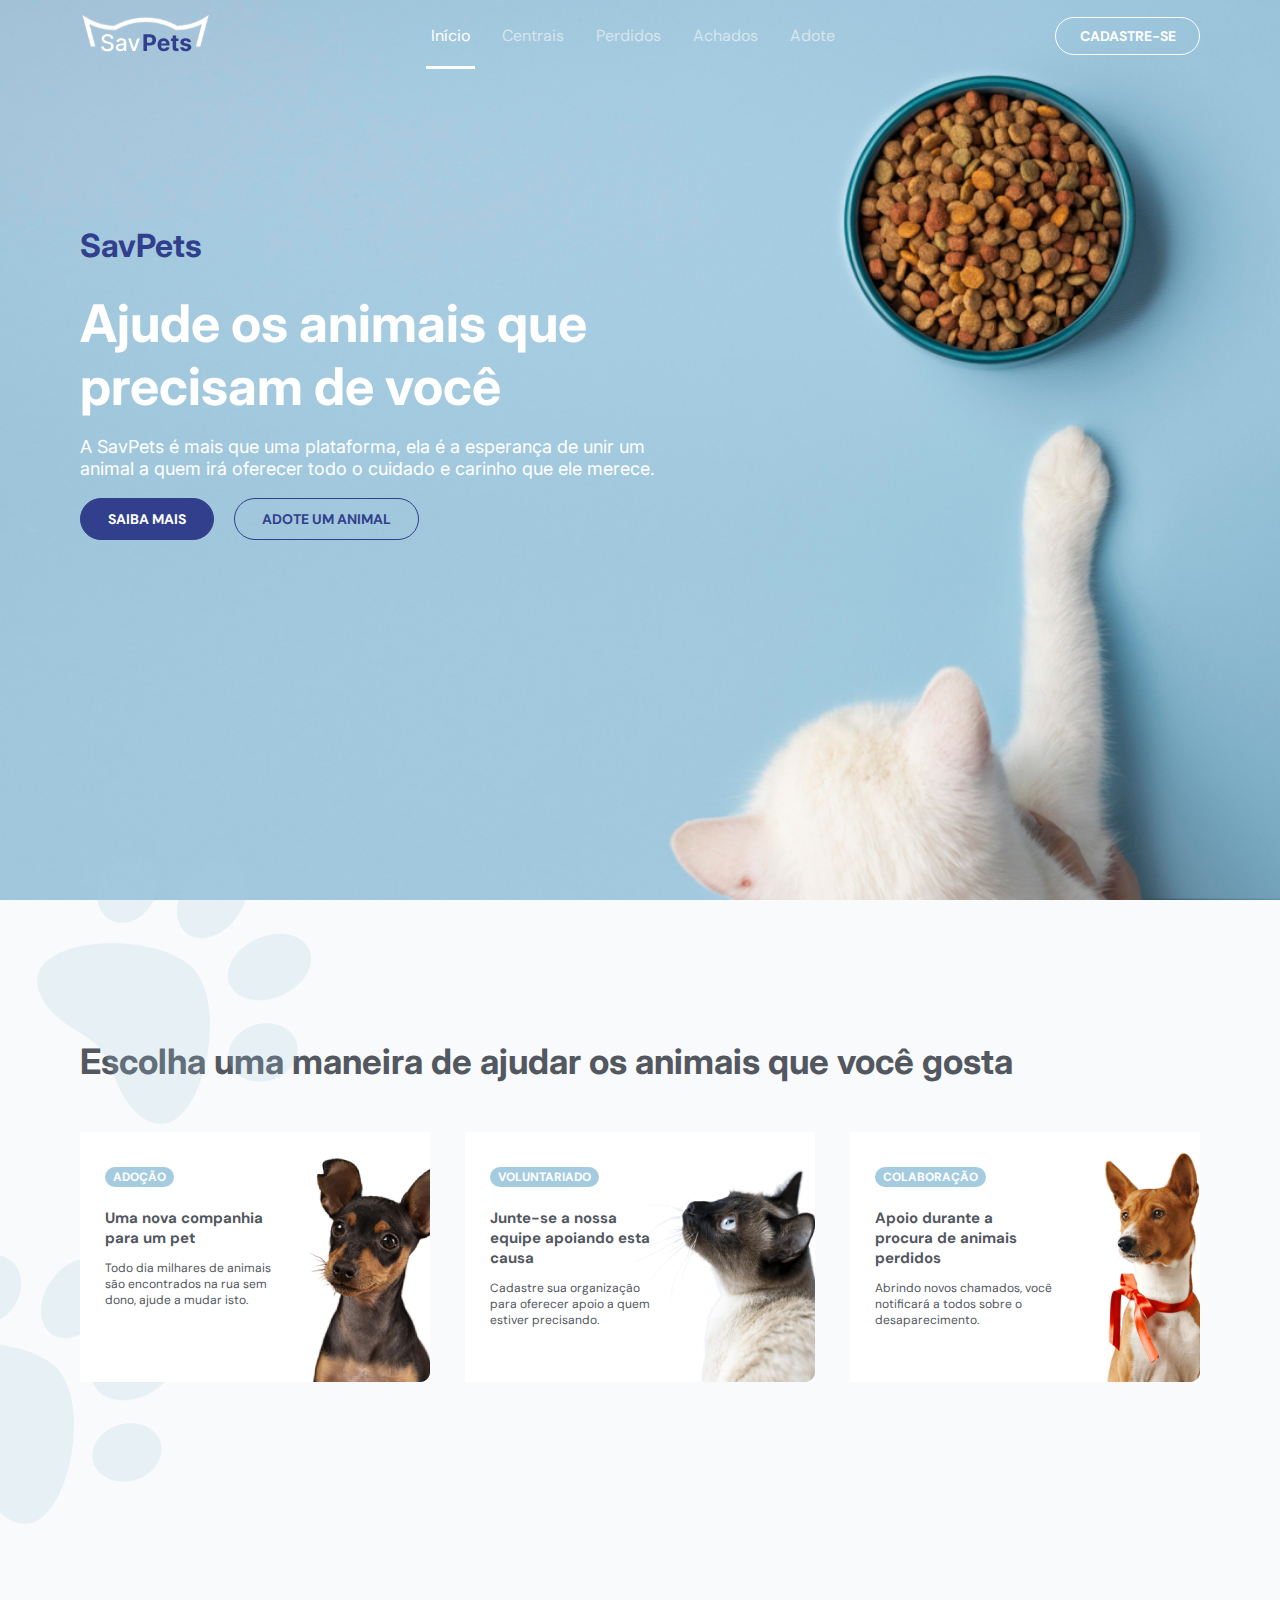
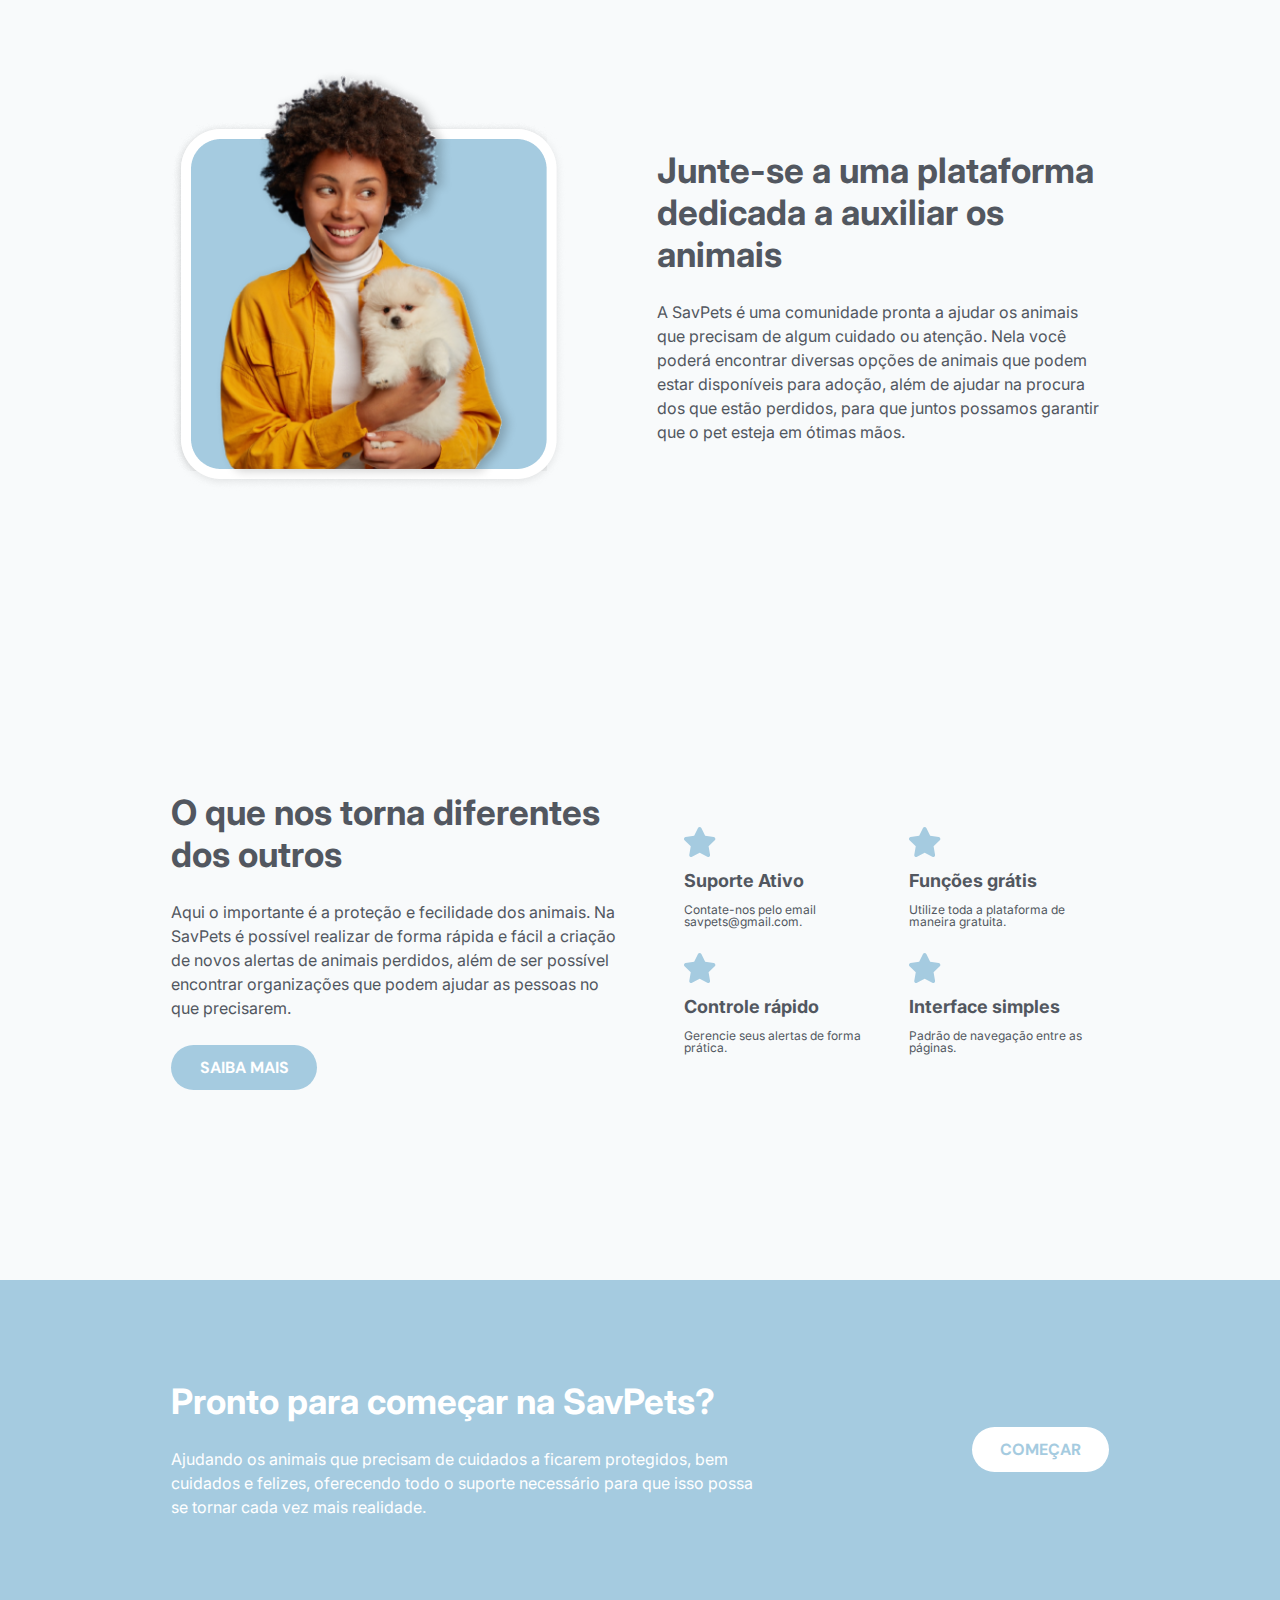
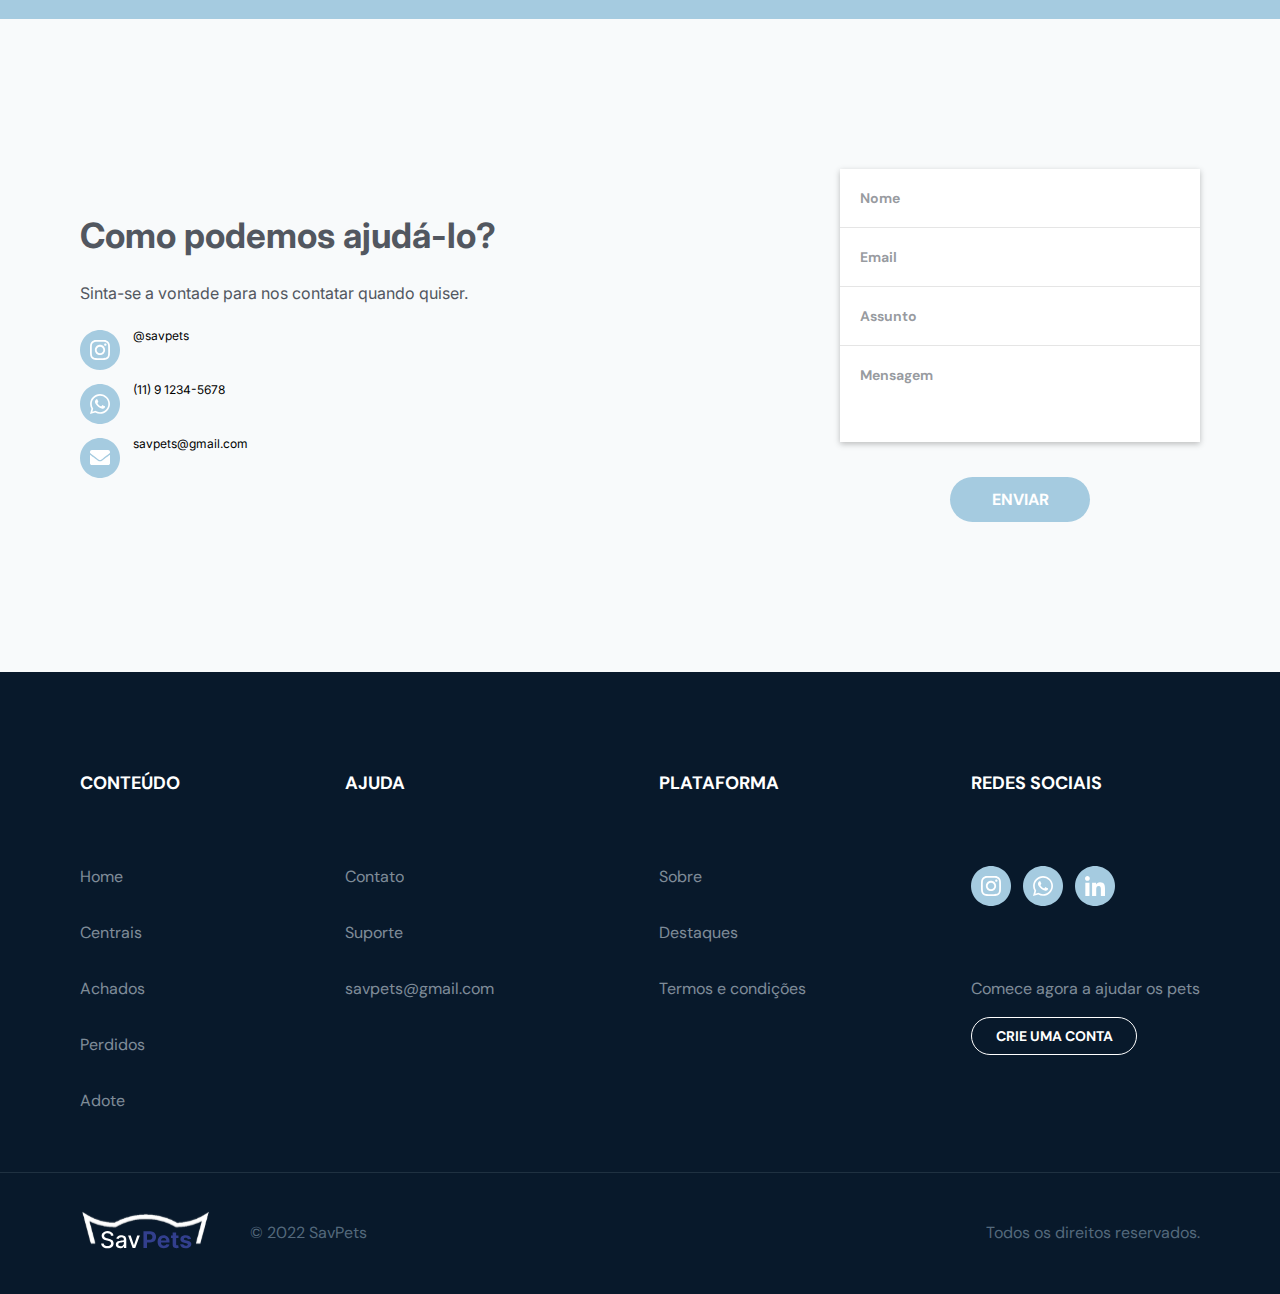
<file: index.html>
<!DOCTYPE html>
<html lang="en">
<head>
  <meta charset="UTF-8">
  <meta http-equiv="X-UA-Compatible" content="IE=edge">
  <meta name="viewport" content="width=device-width, initial-scale=1.0">
  <link rel="stylesheet" href="./scss/reset.css">
  <link rel="stylesheet" href="./scss/style.css">
  <link href="https://fonts.googleapis.com/css?family=DM+Sans:regular,500,700" rel="stylesheet" />
  <link href="https://fonts.googleapis.com/css?family=Inter:regular,500,700" rel="stylesheet" />
  <title>SavPets</title>
</head>
<body>
  <div class="wrapper">
    <nav class="menu">
      <div class="container">
        <a href="#" class="menu__menu-logo">
          <img src="./img/nav/logo.svg" alt="SavPets logo">
        </a>
        <div class="menu__menu-list">
          <a href="#" class="menu__menu-item _active">Início</a>
          <a href="#" class="menu__menu-item">Centrais</a>
          <a href="#" class="menu__menu-item">Perdidos</a>
          <a href="#" class="menu__menu-item">Achados</a>
          <a href="#" class="menu__menu-item">Adote</a>
        </div>
        <button class="menu__button">cadastre-se</button>
      </div>
    </nav>
    <header class="header">
      <div class="container">
        <div class="header__content">
          <div class="header__top">SavPets</div>
          <h1 class="header__title">
            Ajude os animais que precisam de você
          </h1>
          <div class="header__text">
            A SavPets é mais que uma plataforma, ela é a esperança de unir um animal a quem irá oferecer todo o cuidado e carinho que ele merece.
          </div>
          <div class="header__buttons">
            <button class="header__button _first">Saiba Mais</button>
            <button class="header__button _second">Adote um animal</button>
          </div>
        </div>
      </div>
    </header>
    <section class="section">
      <div class="container">
        <h4 class="section__main-title">Escolha uma maneira de ajudar os animais que você gosta</h4>
        <div class="section__content">
          <div class="section__block">
            <div class="section__text-content">
                          <div class="section__top">Adoção</div>
            <h5 class="section__title">
              Uma nova companhia para um pet
            </h5>
            <div class="section__text">
              Todo dia milhares de animais são encontrados na rua sem dono, ajude a mudar isto.
            </div>
            </div>
          </div>
          <div class="section__block">
            <div class="section__text-content">
                          <div class="section__top">Voluntariado</div>
            <h5 class="section__title">
              Junte-se a nossa equipe apoiando esta causa
            </h5>
            <div class="section__text">
              Cadastre sua organização para oferecer apoio a quem estiver precisando. 
            </div>
            </div>
          </div>
          <div class="section__block">
            <div class="section__text-content">
                          <div class="section__top">colaboração</div>
            <h5 class="section__title">
              Apoio durante a procura de animais perdidos
            </h5>
            <div class="section__text">
              Abrindo novos chamados, você notificará a todos sobre o desaparecimento.
            </div>
            </div>
          </div>
        </div>
      </div>
    </section>
    <div class="junte">
      <div class="container">
        <div class="junte__content">
          <div class="junte__img">
            <img src="./img/junte/img_bcg.png" alt="background">
          </div>
          <div class="junte__block">
            <div class="junte__title">
              Junte-se a uma plataforma dedicada a auxiliar os animais  
            </div>
            <div class="junte__text">
              A SavPets é uma comunidade pronta a ajudar os animais que precisam de algum cuidado ou atenção. Nela você poderá encontrar diversas opções de animais que podem estar disponíveis para adoção, além de ajudar na procura dos que estão perdidos, para que juntos possamos garantir que o pet esteja em ótimas mãos.
            </div>
          </div>
        </div>
      </div>
    </div>
    <div class="service">
      <div class="container">
        <div class="service__content">
          <div class="service__block">
            <h4 class="service__title">
              O que nos torna diferentes dos outros
            </h4>
            <div class="service__text">
              Aqui o importante é a proteção e fecilidade dos animais. Na SavPets é possível realizar de forma rápida e fácil a criação de novos alertas de animais perdidos, além de ser possível encontrar organizações que podem ajudar as pessoas no que precisarem.
            </div>
            <button class="service__button">
              Saiba Mais
            </button>
          </div>
          <div class="service__table">
            <div class="service__table-block">
              <div class="service__icon">
                <img src="./img/service/star.svg" alt="">
              </div>
              <h5 class="service__min-title">Suporte Ativo</h5>
              <div class="service__min-text">
                Contate-nos pelo email savpets@gmail.com.
              </div>
            </div>
            <div class="service__table-block">
              <div class="service__icon">
                <img src="./img/service/star.svg" alt="">
              </div>
              <h5 class="service__min-title">Funções grátis</h5>
              <div class="service__min-text">
                Utilize toda a plataforma de maneira gratuita.
              </div>
            </div>
            <div class="service__table-block">
              <div class="service__icon">
                <img src="./img/service/star.svg" alt="">
              </div>
              <h5 class="service__min-title">Controle rápido</h5>
              <div class="service__min-text">
                Gerencie seus alertas de forma prática.
              </div>
            </div>
            <div class="service__table-block">
              <div class="service__icon">
                <img src="./img/service/star.svg" alt="">
              </div>
              <h5 class="service__min-title">Interface simples</h5>
              <div class="service__min-text">
                Padrão de navegação entre as páginas.
              </div>
            </div>
          </div>
        </div>
      </div>
    </div>
    <div class="banner">
      <div class="container">
        <div class="banner__content">
          <div class="banner__block">
            <h2 class="banner__title">Pronto para começar na SavPets?</h2>
            <div class="banner__text">
              Ajudando os animais que precisam de cuidados a ficarem protegidos, bem cuidados e felizes, oferecendo todo o suporte necessário para que isso possa se tornar cada vez mais realidade.
            </div>
          </div>
          <div class="banner__buttblock">
            <button class="banner__button">começar</button>
          </div>
        </div>
      </div>
    </div>
    <div class="letter">
      <div class="container">
        <div class="letter__content">
          <div class="letter__block">
            <h3 class="letter__title">Como podemos ajudá-lo?</h3>
            <div class="letter__text">Sinta-se a vontade para nos contatar quando quiser.</div>
            <div class="letter__contact-table">
              <div class="letter__contact-item">
                <img src="./img/footer/inst.svg" alt="">
                <span>@savpets</span>
              </div>
              <div class="letter__contact-item">
                <img src="./img/footer/wapp.svg" alt="">
                <span>(11) 9 1234-5678</span>
              </div>
              <div class="letter__contact-item">
                <img src="./img/footer/email.svg" alt="">
                <span>savpets@gmail.com</span>
              </div>
            </div>
          </div>
          <div class="letter__sign">
            <form action="" class="letter__form">
              <input placeholder="Nome" type="text" class="letter__name-inp">
              <input placeholder="Email" type="email" class="letter__email-inp">
              <input placeholder="Assunto" type="text" class="letter__subject-inp">
              <textarea placeholder="Mensagem" name="message" id="" cols="30" rows="10" class="letter_t-area"></textarea>
            </form>
            <button class="letter__button" type="submit">enviar</button>
          </div>
        </div>
      </div>
    </div>
    <footer class="footer">
      <div class="container">
        <div class="footer__content">
          <div class="footer__block">
            <h3 class="footer__title">CONTEÚDO</h3>
            <div class="footer__list">
              <a href="#" class="footer__item">Home</a>
              <a href="#" class="footer__item">Centrais</a>
              <a href="#" class="footer__item">Achados</a>
              <a href="#" class="footer__item">Perdidos</a>
              <a href="#" class="footer__item">Adote</a>
            </div>
          </div>
          <div class="footer__block">
            <h3 class="footer__title">AJUDA</h3>
            <div class="footer__list">
              <a href="#" class="footer__item">Contato</a>
              <a href="#" class="footer__item">Suporte</a>
              <a href="#" class="footer__item">savpets@gmail.com</a>
            </div>
          </div>
          <div class="footer__block">
            <h3 class="footer__title">PLATAFORMA</h3>
            <div class="footer__list">
              <a href="#" class="footer__item">Sobre</a>
              <a href="#" class="footer__item">Destaques</a>
              <a href="#" class="footer__item">Termos e condições</a>
            </div>
          </div>
          <div class="footer__block">
            <h3 class="footer__title">REDES SOCIAIS</h3>
            <div class="footer__list">
              <div class="footer__soc-list">
                <a href="#" class="footer__soc-item">
                  <img src="./img/footer/inst.svg" alt="SavPets instagram icon">
                </a>
                <a href="#" class="footer__soc-item">
                  <img src="./img/footer/wapp.svg" alt="SavPets whatsapp icon">
                </a>
                <a href="#" class="footer__soc-item">
                  <img src="./img/footer/in.svg" alt="SavPets linkedIn icon">
                </a>
              </div>
            </div>
            <a href="#" class="footer__alone">
              Comece agora a ajudar os pets
            </a>
            <button class="footer__button">
              CRIE UMA CONTA
            </button>
          </div>
        </div>
        <div class="footer__down">
          <div class="footer__logo">
            <img src="./img/nav/logo.svg" alt="SavPets logo">
            <div class="footer__down-item">
              © 2022 SavPets
            </div>
          </div>
          <div class="footer__down-item">
            Todos os direitos reservados.
          </div>
        </div>
      </div>

    </footer>
    <script src="./js/script.js"></script>
  </div>
</body>
</html>
</file>
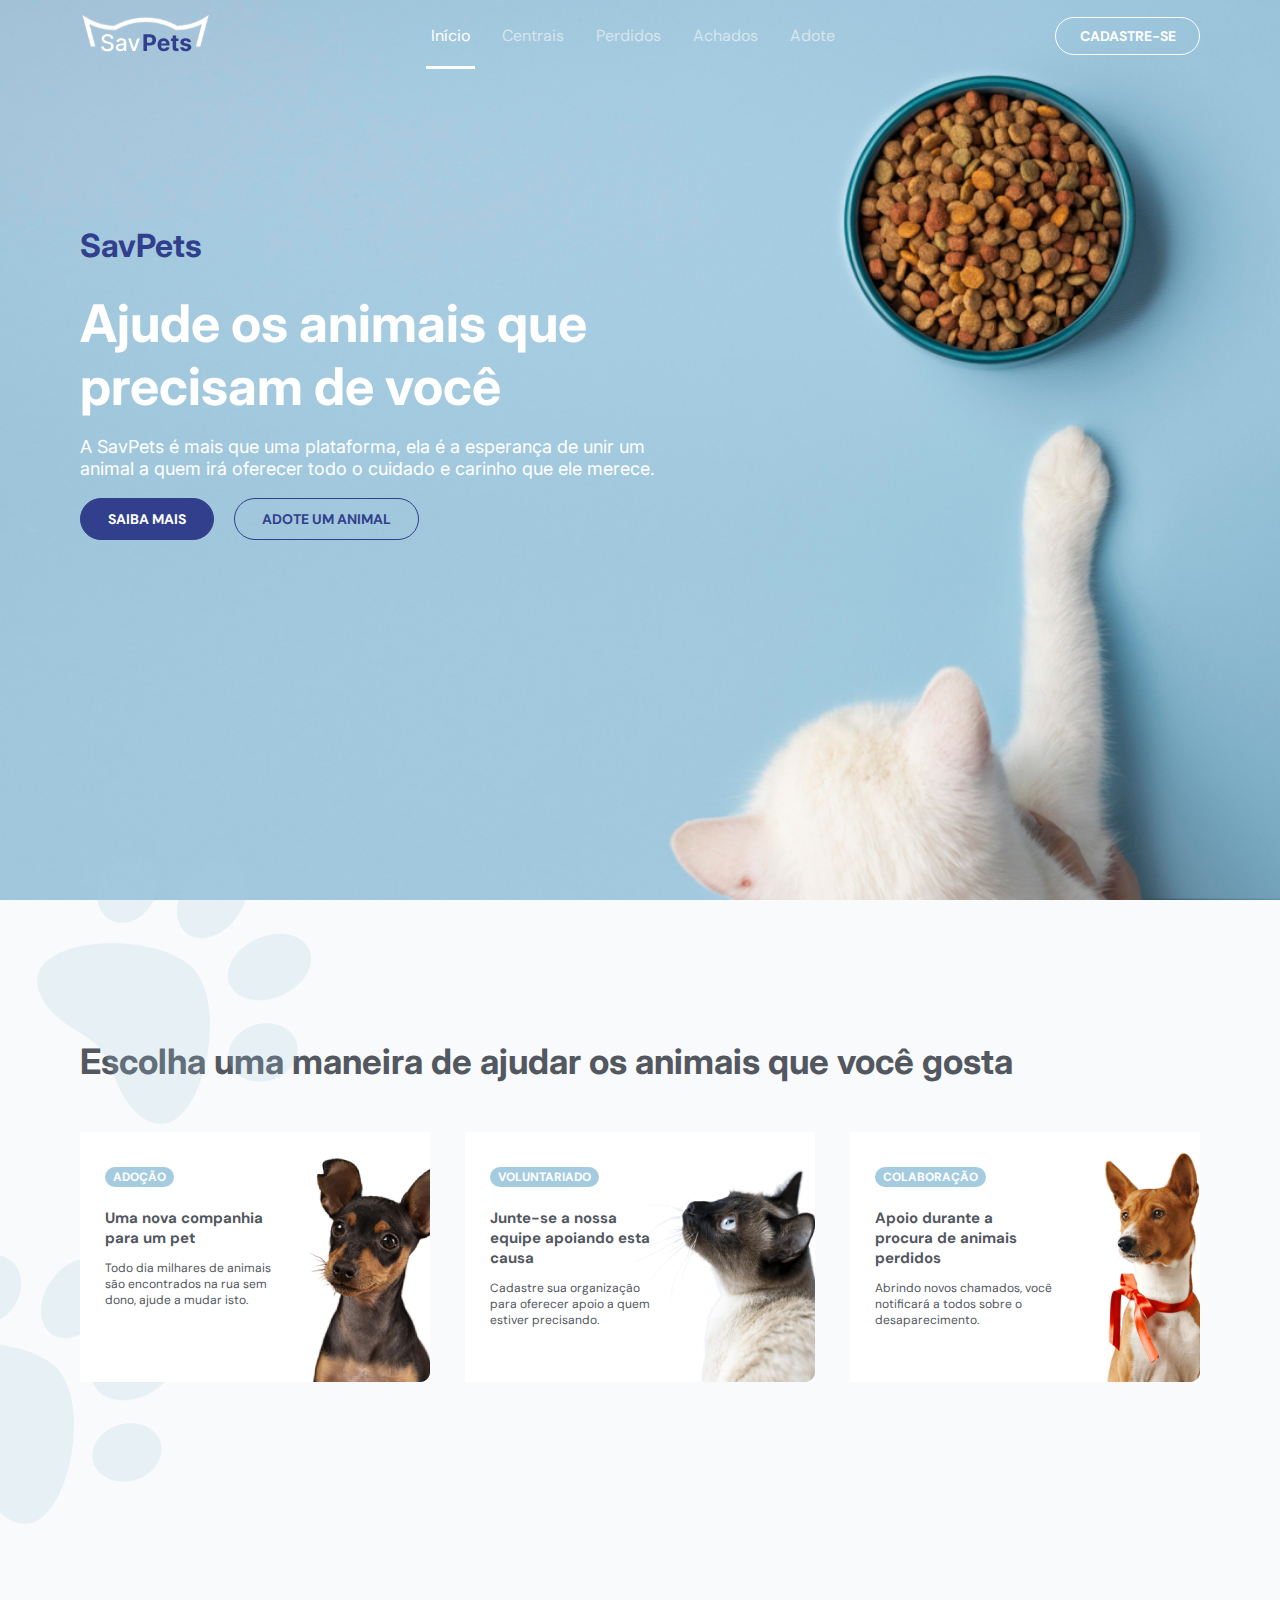
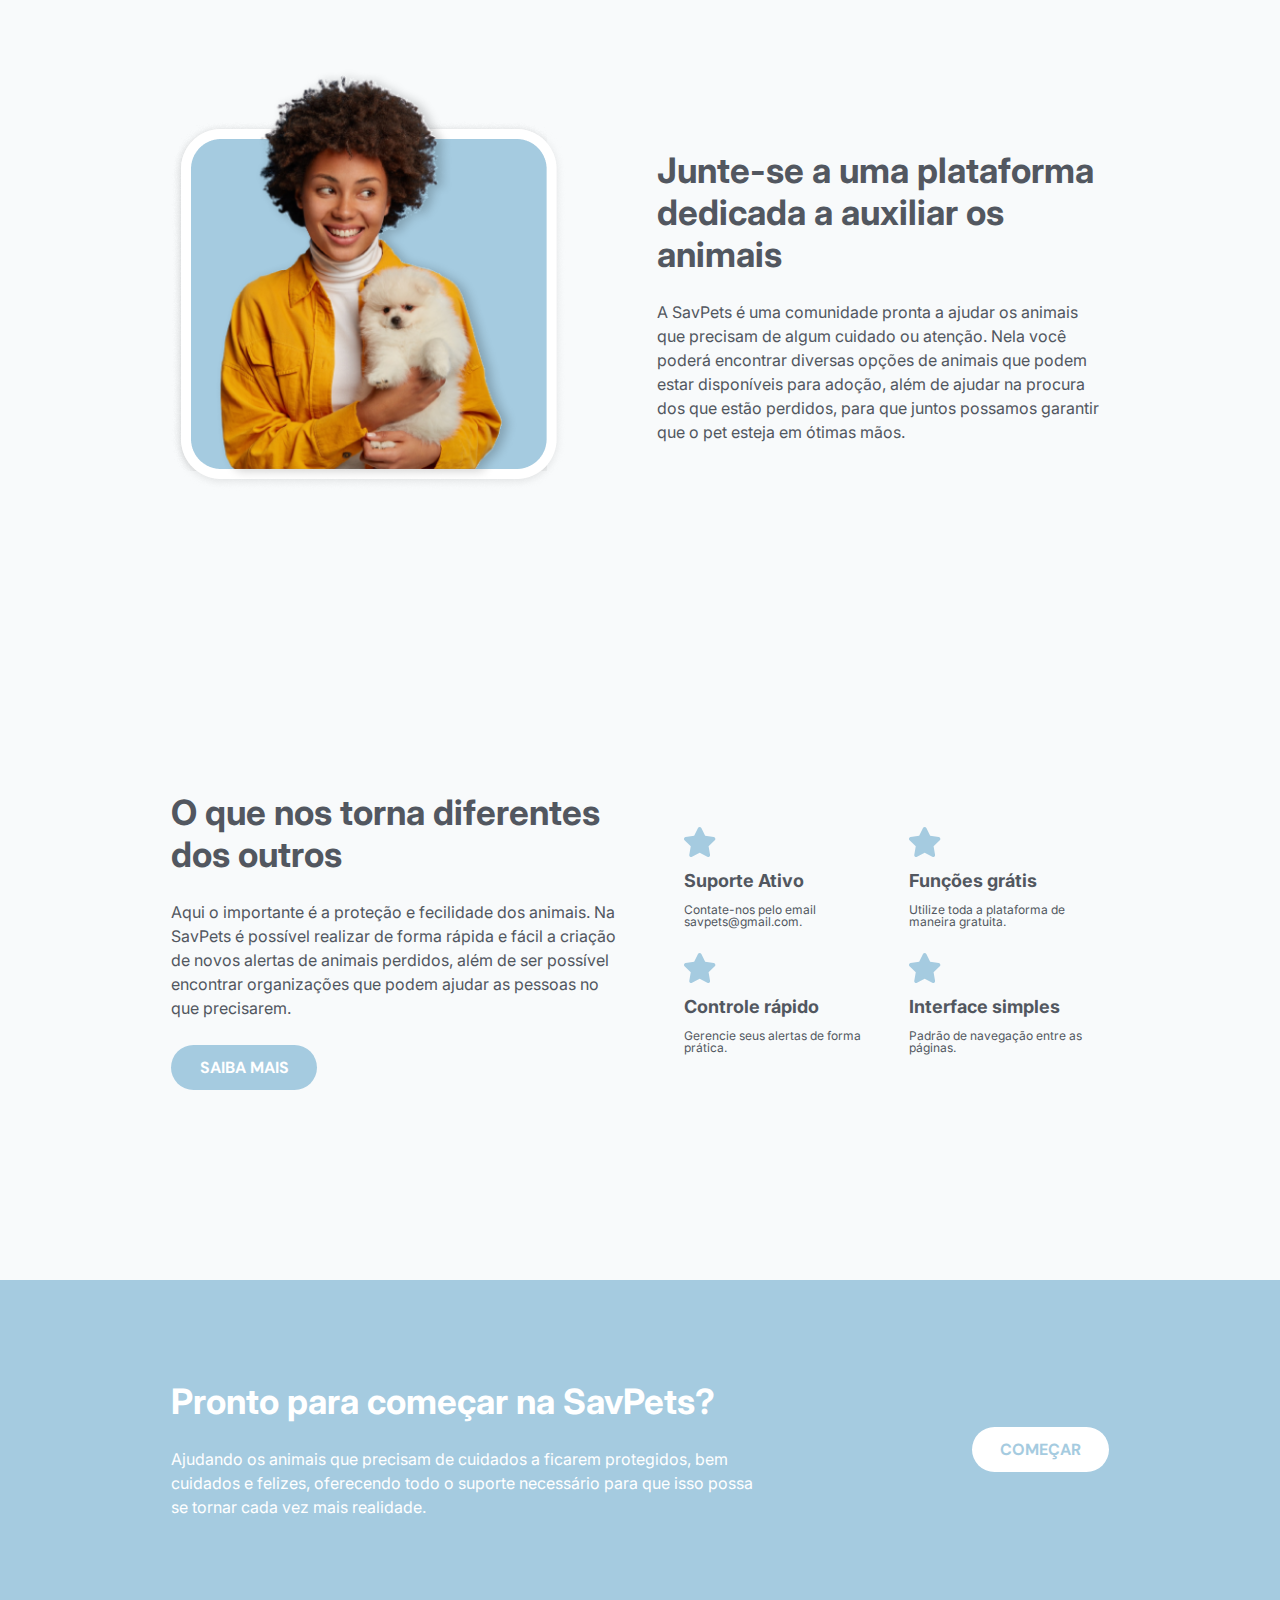
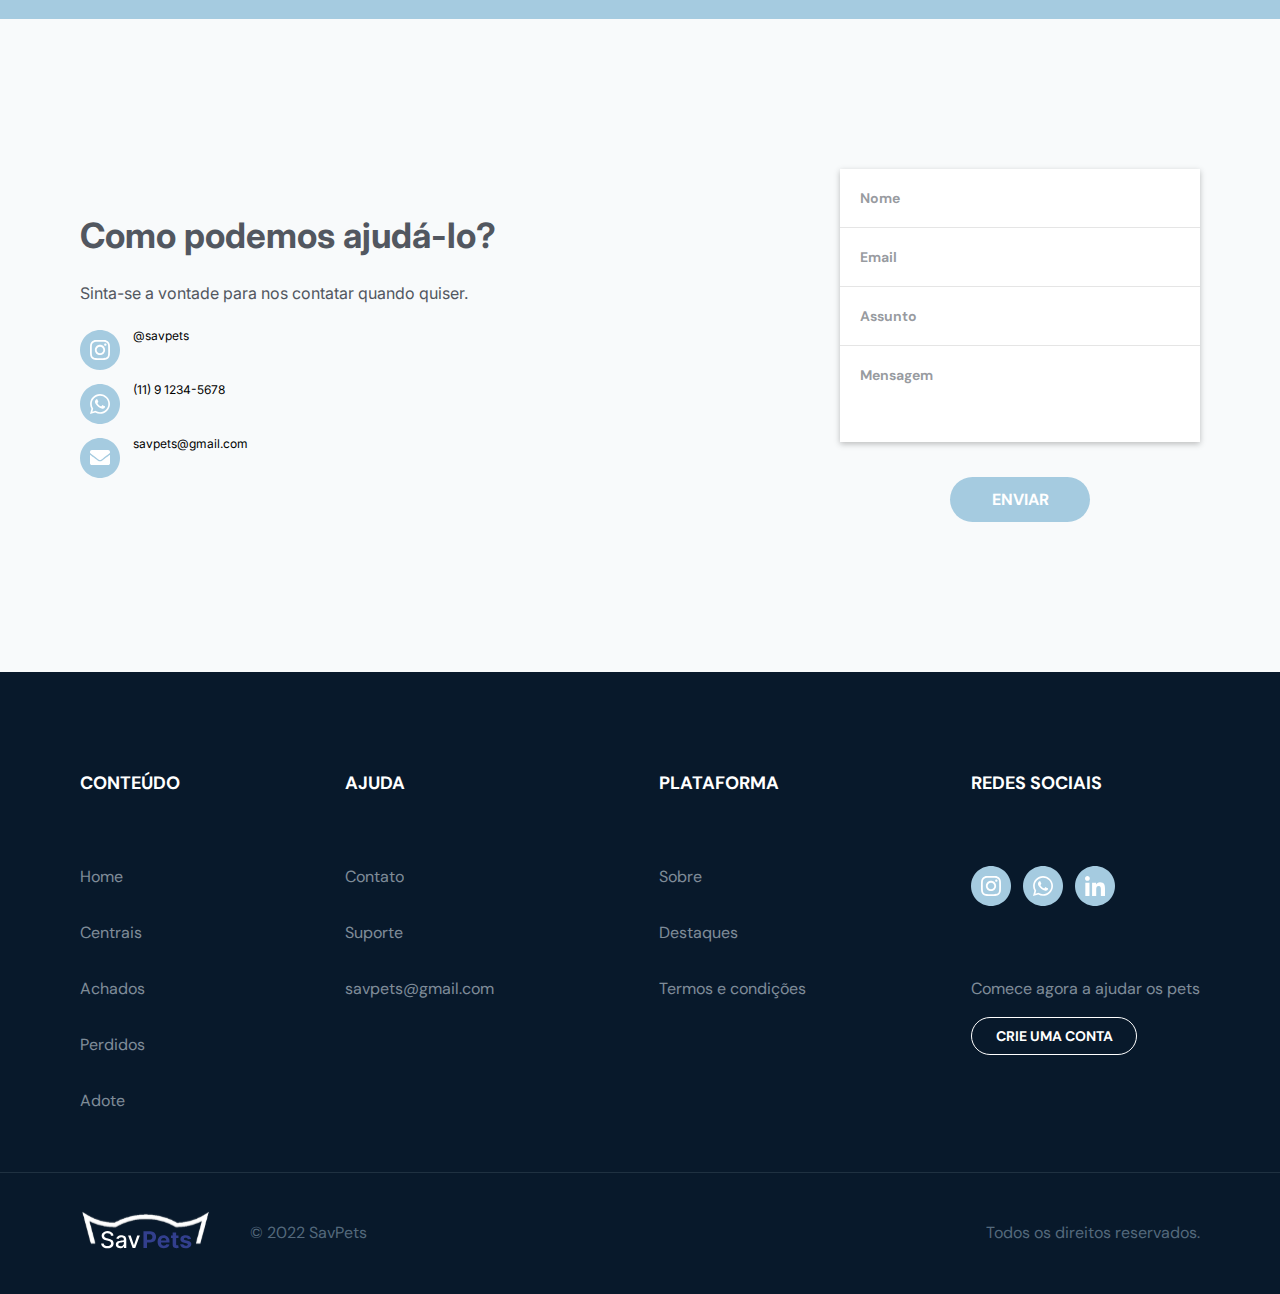
<file: html/home.html>
<!DOCTYPE html>
<html lang="en">
<head>
  <meta charset="UTF-8">
  <meta http-equiv="X-UA-Compatible" content="IE=edge">
  <meta name="viewport" content="width=device-width, initial-scale=1.0">
  <link rel="stylesheet" href="../scss/reset.css">
  <link rel="stylesheet" href="../scss/style.css">
  <link href="https://fonts.googleapis.com/css?family=DM+Sans:regular,500,700" rel="stylesheet" />
  <link href="https://fonts.googleapis.com/css?family=Inter:regular,500,700" rel="stylesheet" />
  <title>SavPets</title>
</head>
<body>
  <div class="wrapper">
    <nav class="menu">
      <div class="container">
        <a href="#" class="menu__menu-logo">
          <img src="../img/nav/logo.svg" alt="SavPets logo">
        </a>
        <div class="menu__menu-list">
          <a href="#" class="menu__menu-item _active">Início</a>
          <a href="#" class="menu__menu-item">Centrais</a>
          <a href="#" class="menu__menu-item">Perdidos</a>
          <a href="#" class="menu__menu-item">Achados</a>
          <a href="#" class="menu__menu-item">Adote</a>
        </div>
        <button class="menu__button">cadastre-se</button>
      </div>
    </nav>
    <header class="header">
      <div class="container">
        <div class="header__content">
          <div class="header__top">SavPets</div>
          <h1 class="header__title">
            Ajude os animais que precisam de você
          </h1>
          <div class="header__text">
            A SavPets é mais que uma plataforma, ela é a esperança de unir um animal a quem irá oferecer todo o cuidado e carinho que ele merece.
          </div>
          <div class="header__buttons">
            <button class="header__button _first">Saiba Mais</button>
            <button class="header__button _second">Adote um animal</button>
          </div>
        </div>
      </div>
    </header>
    <section class="section">
      <div class="container">
        <h4 class="section__main-title">Escolha uma maneira de ajudar os animais que você gosta</h4>
        <div class="section__content">
          <div class="section__block">
            <div class="section__text-content">
                          <div class="section__top">Adoção</div>
            <h5 class="section__title">
              Uma nova companhia para um pet
            </h5>
            <div class="section__text">
              Todo dia milhares de animais são encontrados na rua sem dono, ajude a mudar isto.
            </div>
            </div>
          </div>
          <div class="section__block">
            <div class="section__text-content">
                          <div class="section__top">Voluntariado</div>
            <h5 class="section__title">
              Junte-se a nossa equipe apoiando esta causa
            </h5>
            <div class="section__text">
              Cadastre sua organização para oferecer apoio a quem estiver precisando. 
            </div>
            </div>
          </div>
          <div class="section__block">
            <div class="section__text-content">
                          <div class="section__top">colaboração</div>
            <h5 class="section__title">
              Apoio durante a procura de animais perdidos
            </h5>
            <div class="section__text">
              Abrindo novos chamados, você notificará a todos sobre o desaparecimento.
            </div>
            </div>
          </div>
        </div>
      </div>
    </section>
    <div class="junte">
      <div class="container">
        <div class="junte__content">
          <div class="junte__img">
            <img src="../img/junte/img_bcg.png" alt="background">
          </div>
          <div class="junte__block">
            <div class="junte__title">
              Junte-se a uma plataforma dedicada a auxiliar os animais  
            </div>
            <div class="junte__text">
              A SavPets é uma comunidade pronta a ajudar os animais que precisam de algum cuidado ou atenção. Nela você poderá encontrar diversas opções de animais que podem estar disponíveis para adoção, além de ajudar na procura dos que estão perdidos, para que juntos possamos garantir que o pet esteja em ótimas mãos.
            </div>
          </div>
        </div>
      </div>
    </div>
    <div class="service">
      <div class="container">
        <div class="service__content">
          <div class="service__block">
            <h4 class="service__title">
              O que nos torna diferentes dos outros
            </h4>
            <div class="service__text">
              Aqui o importante é a proteção e fecilidade dos animais. Na SavPets é possível realizar de forma rápida e fácil a criação de novos alertas de animais perdidos, além de ser possível encontrar organizações que podem ajudar as pessoas no que precisarem.
            </div>
            <button class="service__button">
              Saiba Mais
            </button>
          </div>
          <div class="service__table">
            <div class="service__table-block">
              <div class="service__icon">
                <img src="../img/service/star.svg" alt="">
              </div>
              <h5 class="service__min-title">Suporte Ativo</h5>
              <div class="service__min-text">
                Contate-nos pelo email savpets@gmail.com.
              </div>
            </div>
            <div class="service__table-block">
              <div class="service__icon">
                <img src="../img/service/star.svg" alt="">
              </div>
              <h5 class="service__min-title">Funções grátis</h5>
              <div class="service__min-text">
                Utilize toda a plataforma de maneira gratuita.
              </div>
            </div>
            <div class="service__table-block">
              <div class="service__icon">
                <img src="../img/service/star.svg" alt="">
              </div>
              <h5 class="service__min-title">Controle rápido</h5>
              <div class="service__min-text">
                Gerencie seus alertas de forma prática.
              </div>
            </div>
            <div class="service__table-block">
              <div class="service__icon">
                <img src="../img/service/star.svg" alt="">
              </div>
              <h5 class="service__min-title">Interface simples</h5>
              <div class="service__min-text">
                Padrão de navegação entre as páginas.
              </div>
            </div>
          </div>
        </div>
      </div>
    </div>
    <div class="banner">
      <div class="container">
        <div class="banner__content">
          <div class="banner__block">
            <h2 class="banner__title">Pronto para começar na SavPets?</h2>
            <div class="banner__text">
              Ajudando os animais que precisam de cuidados a ficarem protegidos, bem cuidados e felizes, oferecendo todo o suporte necessário para que isso possa se tornar cada vez mais realidade.
            </div>
          </div>
          <div class="banner__buttblock">
            <button class="banner__button">começar</button>
          </div>
        </div>
      </div>
    </div>
    <div class="letter">
      <div class="container">
        <div class="letter__content">
          <div class="letter__block">
            <h3 class="letter__title">Como podemos ajudá-lo?</h3>
            <div class="letter__text">Sinta-se a vontade para nos contatar quando quiser.</div>
            <div class="letter__contact-table">
              <div class="letter__contact-item">
                <img src="../img/footer/inst.svg" alt="">
                <span>@savpets</span>
              </div>
              <div class="letter__contact-item">
                <img src="../img/footer/wapp.svg" alt="">
                <span>(11) 9 1234-5678</span>
              </div>
              <div class="letter__contact-item">
                <img src="../img/footer/email.svg" alt="">
                <span>savpets@gmail.com</span>
              </div>
            </div>
          </div>
          <div class="letter__sign">
            <form action="" class="letter__form">
              <input placeholder="Nome" type="text" class="letter__name-inp">
              <input placeholder="Email" type="email" class="letter__email-inp">
              <input placeholder="Assunto" type="text" class="letter__subject-inp">
              <textarea placeholder="Mensagem" name="message" id="" cols="30" rows="10" class="letter_t-area"></textarea>
            </form>
            <button class="letter__button" type="submit">enviar</button>
          </div>
        </div>
      </div>
    </div>
    <footer class="footer">
      <div class="container">
        <div class="footer__content">
          <div class="footer__block">
            <h3 class="footer__title">CONTEÚDO</h3>
            <div class="footer__list">
              <a href="#" class="footer__item">Home</a>
              <a href="#" class="footer__item">Centrais</a>
              <a href="#" class="footer__item">Achados</a>
              <a href="#" class="footer__item">Perdidos</a>
              <a href="#" class="footer__item">Adote</a>
            </div>
          </div>
          <div class="footer__block">
            <h3 class="footer__title">AJUDA</h3>
            <div class="footer__list">
              <a href="#" class="footer__item">Contato</a>
              <a href="#" class="footer__item">Suporte</a>
              <a href="#" class="footer__item">savpets@gmail.com</a>
            </div>
          </div>
          <div class="footer__block">
            <h3 class="footer__title">PLATAFORMA</h3>
            <div class="footer__list">
              <a href="#" class="footer__item">Sobre</a>
              <a href="#" class="footer__item">Destaques</a>
              <a href="#" class="footer__item">Termos e condições</a>
            </div>
          </div>
          <div class="footer__block">
            <h3 class="footer__title">REDES SOCIAIS</h3>
            <div class="footer__list">
              <div class="footer__soc-list">
                <a href="#" class="footer__soc-item">
                  <img src="../img/footer/inst.svg" alt="SavPets instagram icon">
                </a>
                <a href="#" class="footer__soc-item">
                  <img src="../img/footer/wapp.svg" alt="SavPets whatsapp icon">
                </a>
                <a href="#" class="footer__soc-item">
                  <img src="../img/footer/in.svg" alt="SavPets linkedIn icon">
                </a>
              </div>
            </div>
            <a href="#" class="footer__alone">
              Comece agora a ajudar os pets
            </a>
            <button class="footer__button">
              CRIE UMA CONTA
            </button>
          </div>
        </div>
        <div class="footer__down">
          <div class="footer__logo">
            <img src="../img/nav/logo.svg" alt="SavPets logo">
            <div class="footer__down-item">
              © 2022 SavPets
            </div>
          </div>
          <div class="footer__down-item">
            Todos os direitos reservados.
          </div>
        </div>
      </div>

    </footer>
    <script src="../js/script.js"></script>
  </div>
</body>
</html>
</file>
<file: scss/style.css>
.section__main-title, .junte__title, .service__title, .letter__title {
  font-weight: 700;
  font-size: 35px;
  line-height: 42px;
  color: #525760;
}

.junte__text, .service__text, .letter__text {
  font-weight: 400;
  font-size: 16px;
  line-height: 150%;
  color: #525760;
}

.menu__button, .header__content .header__button, .service__button, .banner__button, .letter__button, .footer__button {
  font-family: 'DM Sans';
  font-weight: 700;
  font-size: 14px;
  line-height: 18px;
  text-transform: uppercase;
  border-radius: 40px;
  -webkit-transition: all .3s ease-in-out;
  transition: all .3s ease-in-out;
}

.menu__menu-list .menu__menu-item {
  font-family: 'DM Sans';
  font-style: normal;
  font-weight: 400;
  font-size: 16px;
  line-height: 21px;
  color: #F7F9F9;
  opacity: 0.6;
}

.header, .junte__img::before {
  background-position: center;
  background-size: cover;
  background-repeat: no-repeat;
}

body {
  font-family: "Inter";
}

.wrapper {
  display: -webkit-box;
  display: -ms-flexbox;
  display: flex;
  -webkit-box-orient: vertical;
  -webkit-box-direction: normal;
      -ms-flex-direction: column;
          flex-direction: column;
  overflow: hidden;
  background-color: #F8FAFB;
}

.container {
  max-width: 1160px;
  margin: 0 auto;
  padding: 0 20px 0 20px;
}

.menu {
  width: 100%;
  height: 72px;
  background: transparent;
  position: absolute;
  margin: 14px 0 15px 0;
}

.menu .container {
  display: -webkit-box;
  display: -ms-flexbox;
  display: flex;
  -webkit-box-pack: justify;
      -ms-flex-pack: justify;
          justify-content: space-between;
  -webkit-box-align: center;
      -ms-flex-align: center;
          align-items: center;
}

.menu__menu-list {
  display: -webkit-box;
  display: -ms-flexbox;
  display: flex;
  gap: 32px;
}

.menu__menu-list .menu__menu-item {
  position: relative;
  -webkit-transition: all .3s ease-in-out;
  transition: all .3s ease-in-out;
}

.menu__menu-list a._active, .menu__menu-list .menu__menu-item:hover {
  opacity: 1;
  color: #fff;
}

.menu__menu-list ._active::before {
  content: "";
  display: block;
  height: 3px;
  background: #fff;
  position: absolute;
  left: -5px;
  right: -5px;
  bottom: -23px;
}

.menu__button {
  width: 145px;
  height: 38px;
  background-color: transparent;
  border: 1px solid #fff;
  color: #fff;
}

.menu__button:hover {
  background-color: #fff;
  color: #9CC5DB;
}

.header {
  width: 100%;
  height: 100vh;
  background-image: url("../img/header-bg.jpg");
}

.header__content {
  max-width: 586px;
  margin: 226px 0 0 0;
}

.header__content .header__top {
  font-weight: 700;
  font-size: 32px;
  line-height: 39px;
  color: #323F8D;
  margin-bottom: 27px;
}

.header__content .header__title {
  color: #fff;
  margin-bottom: 18px;
  font-weight: 700;
  font-size: 52px;
  line-height: 63px;
}

.header__content .header__text {
  font-weight: 400;
  font-size: 18px;
  line-height: 22px;
  color: #FFFFFF;
  margin-bottom: 18px;
}

.header__content .header__buttons {
  display: -webkit-box;
  display: -ms-flexbox;
  display: flex;
  max-width: 339px;
  -webkit-box-pack: justify;
      -ms-flex-pack: justify;
          justify-content: space-between;
}

.header__content .header__button {
  border: 1px solid #323F8D;
}

.header__content ._first {
  width: 134px;
  height: 42px;
  background-color: #323F8D;
  color: #fff;
}

.header__content ._second {
  width: 185px;
  height: 42px;
  background-color: transparent;
  color: #323F8D;
}

.header__content ._first:hover, .header__content ._second:hover {
  background-color: rgba(50, 64, 141, 0.5);
  color: #fff;
  border: none;
}

.section {
  margin: 140px 0 209px 0;
  position: relative;
}

.section::before, .section::after {
  content: "";
  width: 275px;
  height: 269px;
  background-image: url("../img/section/paw1.png");
  background-repeat: no-repeat;
  position: absolute;
  z-index: 1;
}

.section::before {
  top: -185px;
  left: 37px;
}

.section::after {
  top: 215px;
  left: -99px;
}

.section__main-title {
  margin-bottom: 50px;
}

.section__content {
  width: 100%;
  display: -webkit-box;
  display: -ms-flexbox;
  display: flex;
  -webkit-box-pack: justify;
      -ms-flex-pack: justify;
          justify-content: space-between;
}

.section__block {
  width: 350px;
  height: 250px;
  font-family: 'DM Sans';
  background-color: #fff;
  background-image: url("../img/section/pet2.png");
  background-position: right bottom;
  background-repeat: no-repeat;
  z-index: 44;
}

.section__block:first-child {
  background-image: url("../img/section/pet1.png");
}

.section__block:last-child {
  background-image: url("../img/section/pet3.png");
}

.section__text-content {
  max-width: 178px;
  margin: 35px 0 54px 25px;
}

.section__top {
  display: inline-block;
  background-color: #A5CBE0;
  border-radius: 10px;
  font-weight: 700;
  font-size: 12px;
  line-height: 16px;
  text-transform: uppercase;
  color: #FFFFFF;
  padding: 2px 8px;
  margin-bottom: 21px;
}

.section__title {
  font-family: 'DM Sans';
  font-weight: 700;
  font-size: 15px;
  line-height: 20px;
  color: #525760;
  margin-bottom: 12px;
}

.section__text {
  font-weight: 400;
  font-size: 12px;
  line-height: 16px;
  color: #525760;
}

.junte {
  width: 100%;
}

.junte__content {
  max-width: 938px;
  display: -webkit-box;
  display: -ms-flexbox;
  display: flex;
  margin: 130px auto;
  -webkit-box-pack: justify;
      -ms-flex-pack: justify;
          justify-content: space-between;
  -webkit-box-align: center;
      -ms-flex-align: center;
          align-items: center;
}

.junte__img {
  width: 376px;
  height: 350px;
  background-image: url("../img/junte/img_bcg.png");
  position: relative;
}

.junte__img::before {
  content: "";
  width: 460px;
  height: 420px;
  background-image: url("../img/junte/woman.png");
  position: absolute;
  left: 40px;
  bottom: -10px;
}

.junte__block {
  width: 452px;
}

.junte__title {
  margin-bottom: 25px;
}

.service {
  width: 100%;
}

.service__content {
  max-width: 938px;
  display: -webkit-box;
  display: -ms-flexbox;
  display: flex;
  -webkit-box-pack: justify;
      -ms-flex-pack: justify;
          justify-content: space-between;
  -webkit-box-align: center;
      -ms-flex-align: center;
          align-items: center;
  margin: 190px auto;
}

.service__block {
  max-width: 452px;
}

.service__title {
  margin-bottom: 25px;
}

.service__text {
  margin-bottom: 25px;
}

.service__button {
  width: 146px;
  height: 45px;
  background-color: #A5CBE0;
  color: #fff;
  font-weight: 700;
  font-size: 16px;
  line-height: 21px;
}

.service__button:hover {
  background-color: transparent;
  color: #A5CBE0;
  border: 1px solid #A5CBE0;
}

.service__table {
  max-width: 425px;
  color: #525760;
  display: -webkit-box;
  display: -ms-flexbox;
  display: flex;
  -ms-flex-wrap: wrap;
      flex-wrap: wrap;
  gap: 25px;
}

.service__table-block {
  width: 200px;
}

.service__icon {
  margin-bottom: 10px;
}

.service__min-title {
  font-weight: 700;
  font-size: 18px;
  line-height: 150%;
  margin-bottom: 10px;
}

.banner {
  width: 100%;
  background-color: #A5CBE0;
  color: #FFFFFF;
}

.banner__content {
  max-width: 938px;
  display: -webkit-box;
  display: -ms-flexbox;
  display: flex;
  -webkit-box-pack: justify;
      -ms-flex-pack: justify;
          justify-content: space-between;
  -webkit-box-align: center;
      -ms-flex-align: center;
          align-items: center;
  margin: 100px auto;
}

.banner__block {
  max-width: 582px;
}

.banner__title {
  font-weight: 700;
  font-size: 35px;
  line-height: 42px;
  margin-bottom: 25px;
}

.banner__text {
  font-weight: 400;
  font-size: 16px;
  line-height: 150%;
}

.banner__button {
  width: 137px;
  height: 45px;
  font-weight: 700;
  font-size: 16px;
  line-height: 21px;
  background-color: #fff;
  color: #A5CBE0;
}

.banner__button:hover {
  background-color: #A5CBE0;
  color: #fff;
  border: 1px solid #fff;
}

.letter {
  margin: 150px 0;
}

.letter__content {
  display: -webkit-box;
  display: -ms-flexbox;
  display: flex;
  -webkit-box-pack: justify;
      -ms-flex-pack: justify;
          justify-content: space-between;
  -webkit-box-align: center;
      -ms-flex-align: center;
          align-items: center;
}

.letter__block {
  max-width: 449px;
}

.letter__title {
  margin-bottom: 25px;
}

.letter__text {
  margin-bottom: 25px;
}

.letter__contact-item:not(:last-child) {
  margin-bottom: 14px;
}

.letter__contact-item img {
  margin-right: 10px;
}

.letter__sign {
  width: 360px;
}

.letter__form {
  width: 100%;
  display: -webkit-box;
  display: -ms-flexbox;
  display: flex;
  -webkit-box-orient: vertical;
  -webkit-box-direction: normal;
      -ms-flex-direction: column;
          flex-direction: column;
  -webkit-box-shadow: 0px 2px 6px rgba(0, 0, 0, 0.25);
          box-shadow: 0px 2px 6px rgba(0, 0, 0, 0.25);
}

.letter__form > *:not(:first-child) {
  border-top: 1px solid rgba(0, 0, 0, 0.1);
}

.letter__form input, textarea {
  width: 360px;
  font-family: 'DM Sans';
  font-weight: 700;
  font-size: 14px;
  line-height: 18px;
  color: rgba(82, 87, 96, 0.6);
  padding: 20px;
}

.letter__form input::-webkit-input-placeholder, textarea::-webkit-input-placeholder {
  color: rgba(82, 87, 96, 0.6);
}

.letter__form input:-ms-input-placeholder, textarea:-ms-input-placeholder {
  color: rgba(82, 87, 96, 0.6);
}

.letter__form input::-ms-input-placeholder, textarea::-ms-input-placeholder {
  color: rgba(82, 87, 96, 0.6);
}

.letter__form input::placeholder, textarea::placeholder {
  color: rgba(82, 87, 96, 0.6);
}

.letter__form input:focus::-webkit-input-placeholder, textarea:focus::-webkit-input-placeholder {
  opacity: 0;
}

.letter__form input:focus:-ms-input-placeholder, textarea:focus:-ms-input-placeholder {
  opacity: 0;
}

.letter__form input:focus::-ms-input-placeholder, textarea:focus::-ms-input-placeholder {
  opacity: 0;
}

.letter__form input:focus::placeholder, textarea:focus::placeholder {
  opacity: 0;
}

.letter__form textarea {
  resize: none;
  max-height: 97px;
}

.letter__button {
  width: 140px;
  height: 45px;
  background-color: #A5CBE0;
  color: #fff;
  font-weight: 700;
  font-size: 16px;
  line-height: 21px;
  margin: 35px 0 0 110px;
}

.letter__button:hover {
  background-color: transparent;
  color: #A5CBE0;
  border: 1px solid #A5CBE0;
}

.footer {
  width: 100%;
  background-color: #08192B;
  font-family: 'DM Sans';
  position: relative;
}

.footer__content {
  display: -webkit-box;
  display: -ms-flexbox;
  display: flex;
  -webkit-box-pack: justify;
      -ms-flex-pack: justify;
          justify-content: space-between;
  margin: 100px 0;
}

.footer__block {
  display: -webkit-box;
  display: -ms-flexbox;
  display: flex;
  -webkit-box-orient: vertical;
  -webkit-box-direction: normal;
      -ms-flex-direction: column;
          flex-direction: column;
}

.footer__title {
  font-weight: 700;
  font-size: 18px;
  line-height: 23px;
  color: #FFFFFF;
  margin-bottom: 71px;
}

.footer__list {
  display: -webkit-box;
  display: -ms-flexbox;
  display: flex;
  -webkit-box-orient: vertical;
  -webkit-box-direction: normal;
      -ms-flex-direction: column;
          flex-direction: column;
  gap: 35px;
}

.footer__list .footer__item {
  color: #CFD9E0;
  opacity: 0.6;
  font-weight: 400;
  font-size: 16px;
  line-height: 21px;
}

.footer__list .footer__item:hover {
  color: #fff;
  opacity: 1;
}

.footer__alone {
  color: #CFD9E0;
  opacity: 0.6;
  font-weight: 400;
  font-size: 16px;
  line-height: 21px;
}

.footer__alone:hover {
  color: #fff;
  opacity: 1;
}

.footer__soc-list {
  width: 144px;
  display: -webkit-box;
  display: -ms-flexbox;
  display: flex;
  -webkit-box-pack: justify;
      -ms-flex-pack: justify;
          justify-content: space-between;
  margin-bottom: 72px;
}

.footer__button {
  width: 166px;
  height: 38px;
  background-color: transparent;
  border: 1px solid #fff;
  color: #fff;
  margin-top: 18px;
}

.footer__button:hover {
  background-color: #fff;
  color: #08192B;
}

.footer__down {
  display: -webkit-box;
  display: -ms-flexbox;
  display: flex;
  -webkit-box-pack: justify;
      -ms-flex-pack: justify;
          justify-content: space-between;
  color: #869FB2;
  -webkit-box-align: center;
      -ms-flex-align: center;
          align-items: center;
  margin: 40px 0;
}

.footer__down::before {
  content: "";
  position: absolute;
  width: 100%;
  height: 1px;
  background-color: #1F3141;
  top: 500px;
  left: 0;
  right: 0;
}

.footer__logo {
  display: -webkit-box;
  display: -ms-flexbox;
  display: flex;
  -webkit-box-align: center;
      -ms-flex-align: center;
          align-items: center;
  gap: 40px;
}

.footer__logo div, .footer__down-item {
  font-weight: 400;
  font-size: 16px;
  line-height: 21px;
  opacity: .6;
}
/*# sourceMappingURL=style.css.map */
</file>
